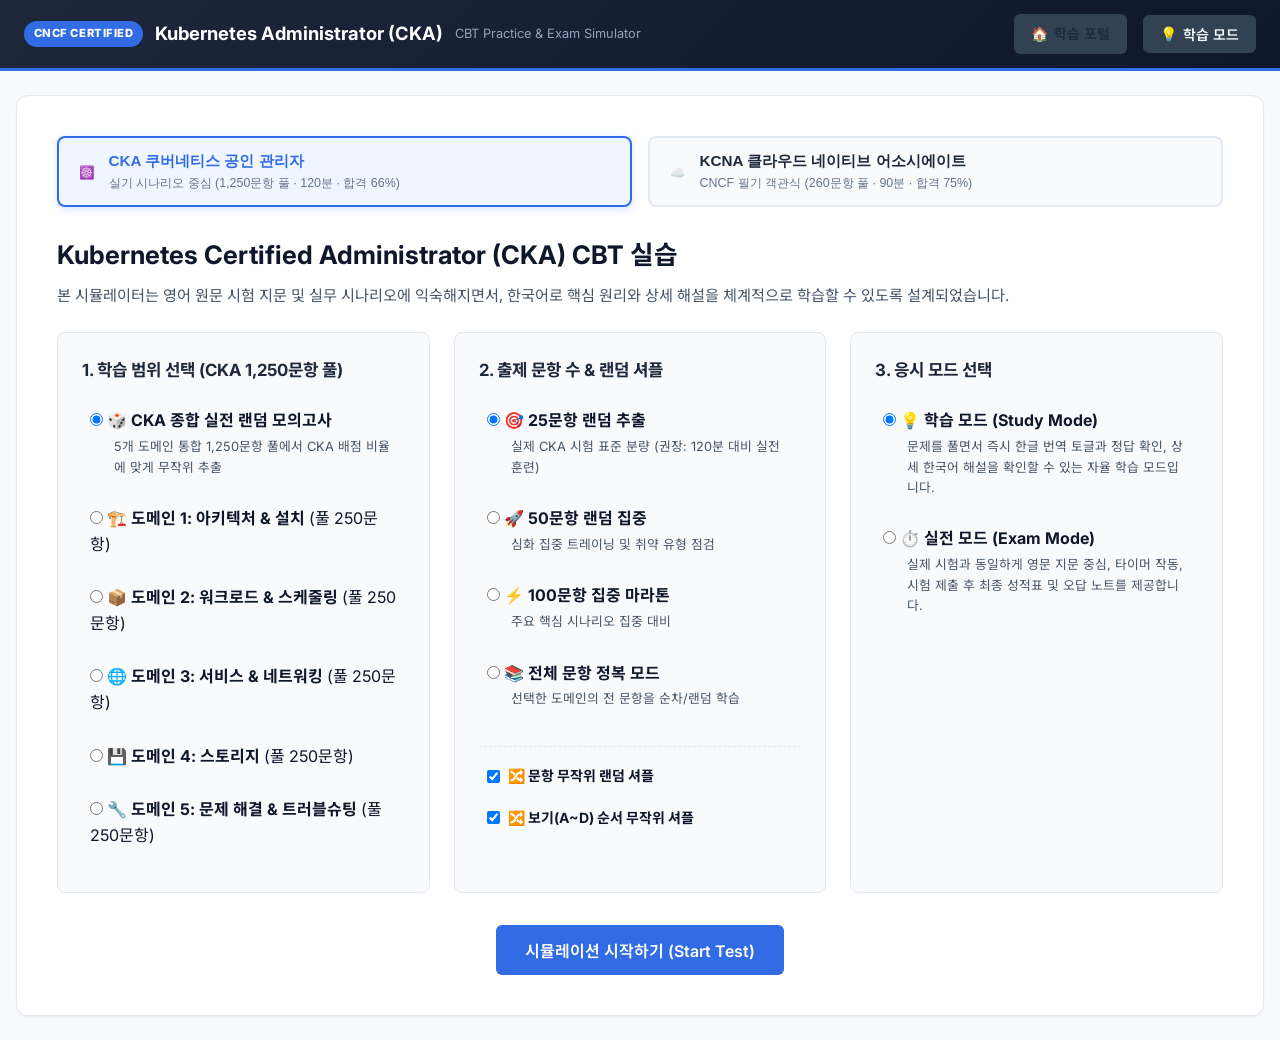
<file: cbt-app/index.html>
<!DOCTYPE html>
<html lang="ko">
<head>
  <meta charset="UTF-8">
  <meta name="viewport" content="width=device-width, initial-scale=1.0">
  <title>Kubernetes Administrator (CKA) CBT Simulator</title>
  <link rel="stylesheet" href="style.css?v=20261019_1545">
  <link rel="preconnect" href="https://fonts.googleapis.com">
  <link rel="preconnect" href="https://fonts.gstatic.com" crossorigin>
  <link href="https://fonts.googleapis.com/css2?family=Inter:wght@400;500;600;700&family=JetBrains+Mono:wght@400;500;700&family=Noto+Sans+KR:wght@400;500;700&display=swap" rel="stylesheet">
</head>
<body>
  <!-- 최상단 글로벌 헤더 -->
  <header class="app-header">
    <div class="logo-area">
      <span class="k8s-badge">CNCF CERTIFIED</span>
      <h1 class="exam-title">Kubernetes Administrator (CKA)</h1>
      <span class="sub-title">CBT Practice & Exam Simulator</span>
    </div>
    <div class="header-controls">
      <div id="timer-box" class="timer-box hidden">
        <span class="timer-icon">⏱️</span>
        <span id="time-display">00:00</span>
      </div>
      <a href="../" target="_top" class="btn btn-secondary" style="text-decoration: none; display: inline-flex; align-items: center; gap: 0.35rem; color: #1e293b; font-weight: 600;">
        <span>🏠</span>
        <span>학습 포털</span>
      </a>
      <button id="mode-toggle-btn" class="btn btn-secondary">
        <span id="mode-icon">💡</span>
        <span id="mode-label">학습 모드</span>
      </button>
    </div>
  </header>

  <div class="main-container">
    <!-- 시작 대시보드 화면 -->
    <section id="start-screen" class="view-panel active">
      <div class="welcome-card">
        <!-- 상단 자격증 트랙 선택기 -->
        <div class="cbt-cert-selector">
          <button type="button" class="cbt-cert-btn active" data-cbt-track="cka" id="cbt-cert-cka" onclick="window.cbtApp && window.cbtApp.switchTrack('cka')">
            <span class="cbt-cert-icon">☸️</span>
            <div>
              <strong>CKA 쿠버네티스 공인 관리자</strong>
              <span>실기 시나리오 중심 (1,250문항 풀 · 120분 · 합격 66%)</span>
            </div>
          </button>
          <button type="button" class="cbt-cert-btn" data-cbt-track="kcna" id="cbt-cert-kcna" onclick="window.cbtApp && window.cbtApp.switchTrack('kcna')">
            <span class="cbt-cert-icon">☁️</span>
            <div>
              <strong>KCNA 클라우드 네이티브 어소시에이트</strong>
              <span>CNCF 필기 객관식 (260문항 풀 · 90분 · 합격 75%)</span>
            </div>
          </button>
        </div>

        <h2 id="cbt-welcome-title">Kubernetes Certified Administrator (CKA) CBT 실습</h2>
        <p class="welcome-desc" id="cbt-welcome-desc">
          본 시뮬레이터는 영어 원문 시험 지문 및 실무 시나리오에 익숙해지면서, 한국어로 핵심 원리와 상세 해설을 체계적으로 학습할 수 있도록 설계되었습니다.
        </p>

        <div class="mode-selection-grid">
          <!-- 1. 학습 범위 선택 -->
          <div class="card selection-card">
            <h3 id="scope-card-title">1. 학습 범위 선택 (CKA 1,250문항 풀)</h3>
            
            <!-- CKA 범위 옵션 -->
            <div class="select-group" id="cka-scope-group">
              <label><input type="radio" name="examSet" value="mock_random" checked> <strong>🎲 CKA 종합 실전 랜덤 모의고사</strong>
                <p class="mode-desc">5개 도메인 통합 1,250문항 풀에서 CKA 배점 비율에 맞게 무작위 추출</p>
              </label>
              <label><input type="radio" name="examSet" value="domain1"> <strong>🏗️ 도메인 1: 아키텍처 & 설치</strong> (풀 250문항)</label>
              <label><input type="radio" name="examSet" value="domain2"> <strong>📦 도메인 2: 워크로드 & 스케줄링</strong> (풀 250문항)</label>
              <label><input type="radio" name="examSet" value="domain3"> <strong>🌐 도메인 3: 서비스 & 네트워킹</strong> (풀 250문항)</label>
              <label><input type="radio" name="examSet" value="domain4"> <strong>💾 도메인 4: 스토리지</strong> (풀 250문항)</label>
              <label><input type="radio" name="examSet" value="domain5"> <strong>🔧 도메인 5: 문제 해결 & 트러블슈팅</strong> (풀 250문항)</label>
            </div>

            <!-- KCNA 범위 옵션 (초기 숨김) -->
            <div class="select-group" id="kcna-scope-group" style="display: none;">
              <label><input type="radio" name="examSet" value="kcna_mock_random"> <strong>🎲 KCNA 종합 실전 랜덤 모의고사</strong>
                <p class="mode-desc">5개 도메인 통합 260문항 풀에서 공식 KCNA 배점에 맞춰 무작위 추출</p>
              </label>
              <label><input type="radio" name="examSet" value="kcna_domain1"> <strong>☁️ 영역 1: 클라우드 네이티브 아키텍처</strong> (16%)</label>
              <label><input type="radio" name="examSet" value="kcna_domain2"> <strong>☸️ 영역 2: 쿠버네티스 기본 원리</strong> (46%)</label>
              <label><input type="radio" name="examSet" value="kcna_domain3"> <strong>📦 영역 3: 컨테이너 오케스트레이션</strong> (22%)</label>
              <label><input type="radio" name="examSet" value="kcna_domain4"> <strong>📊 영역 4: 관측 가능성 & 모니터링</strong> (8%)</label>
              <label><input type="radio" name="examSet" value="kcna_domain5"> <strong>🚀 영역 5: 배포 & GitOps</strong> (8%)</label>
            </div>
          </div>

          <!-- 2. 출제 문항 수 & 랜덤 셔플 -->
          <div class="card selection-card">
            <h3>2. 출제 문항 수 & 랜덤 셔플</h3>
            
            <!-- CKA 문항 수 -->
            <div class="select-group" id="cka-count-group">
              <label><input type="radio" name="examCount" value="25" checked> <strong>🎯 25문항 랜덤 추출</strong>
                <p class="mode-desc">실제 CKA 시험 표준 분량 (권장: 120분 대비 실전 훈련)</p>
              </label>
              <label><input type="radio" name="examCount" value="50"> <strong>🚀 50문항 랜덤 집중</strong>
                <p class="mode-desc">심화 집중 트레이닝 및 취약 유형 점검</p>
              </label>
              <label><input type="radio" name="examCount" value="100"> <strong>⚡ 100문항 집중 마라톤</strong>
                <p class="mode-desc">주요 핵심 시나리오 집중 대비</p>
              </label>
              <label><input type="radio" name="examCount" value="all"> <strong>📚 전체 문항 정복 모드</strong>
                <p class="mode-desc">선택한 도메인의 전 문항을 순차/랜덤 학습</p>
              </label>
            </div>

            <!-- KCNA 문항 수 (초기 숨김) -->
            <div class="select-group" id="kcna-count-group" style="display: none;">
              <label><input type="radio" name="examCount" value="60"> <strong>🎯 60문항 실전 표준</strong>
                <p class="mode-desc">실제 KCNA 시험 표준 분량 (권장: 90분 대비 실전 훈련)</p>
              </label>
              <label><input type="radio" name="examCount" value="30"> <strong>🚀 30문항 하프 모의고사</strong>
                <p class="mode-desc">빠른 핵심 점검 및 취약 영역 트레이닝</p>
              </label>
              <label><input type="radio" name="examCount" value="15"> <strong>⚡ 15문항 쾌속 점검</strong>
                <p class="mode-desc">출퇴근/자투리 시간 퀵 테스트</p>
              </label>
              <label><input type="radio" name="examCount" value="all"> <strong>📚 전체 문항 정복 모드</strong>
                <p class="mode-desc">선택한 도메인의 전 문항 풀이</p>
              </label>
            </div>

            <div class="checkbox-option">
              <label><input type="checkbox" id="shuffle-questions-check" checked> <strong>🔀 문항 무작위 랜덤 셔플</strong></label>
              <label><input type="checkbox" id="shuffle-options-check" checked> <strong>🔀 보기(A~D) 순서 무작위 셔플</strong></label>
            </div>
          </div>

          <!-- 3. 응시 모드 선택 -->
          <div class="card selection-card">
            <h3>3. 응시 모드 선택</h3>
            <div class="select-group">
              <label>
                <input type="radio" name="examMode" value="study" checked>
                <strong>💡 학습 모드 (Study Mode)</strong>
                <p class="mode-desc">문제를 풀면서 즉시 한글 번역 토글과 정답 확인, 상세 한국어 해설을 확인할 수 있는 자율 학습 모드입니다.</p>
              </label>
              <label>
                <input type="radio" name="examMode" value="exam">
                <strong>⏱️ 실전 모드 (Exam Mode)</strong>
                <p class="mode-desc" id="exam-mode-desc">실제 시험과 동일하게 영문 지문 중심, 타이머 작동, 시험 제출 후 최종 성적표 및 오답 노트를 제공합니다.</p>
              </label>
            </div>
          </div>
        </div>

        <div class="action-center">
          <button id="start-exam-btn" class="btn btn-primary btn-large">시뮬레이션 시작하기 (Start Test)</button>
        </div>
      </div>
    </section>

    <!-- 시험 진행 화면 -->
    <section id="exam-screen" class="view-panel">
      <div class="exam-layout">
        <!-- 왼쪽: 문제 메인 영역 -->
        <main class="question-main">
          <div class="question-header-bar">
            <div class="q-meta">
              <span id="q-counter" class="badge badge-primary">Question 1 of 20</span>
              <span id="q-domain" class="badge badge-secondary">Domain 1</span>
              <span id="q-subtopic" class="badge" style="background-color: #4f46e5; color: #ffffff; font-weight: 700;">세부 유형</span>
            </div>
            <div class="q-actions">
              <button id="toggle-flag-btn" class="btn btn-outline btn-sm">
                <span class="flag-icon">🚩</span> <span id="flag-text">나중에 검토 (Flag)</span>
              </button>
              <button id="toggle-trans-btn" class="btn btn-secondary btn-sm">
                <span>🌐 한국어 번역 보기</span>
              </button>
            </div>
          </div>

          <!-- 문제 지문 -->
          <div class="question-box">
            <div id="q-text-en" class="question-text-en"></div>
            <div id="q-text-kr" class="question-text-kr hidden"></div>
          </div>

          <!-- 보기 선택지 (A, B, C, D) -->
          <div id="options-container" class="options-container"></div>

          <!-- 학습 모드 전용 즉시 해설 영역 -->
          <div id="study-feedback-box" class="feedback-box hidden">
            <div class="feedback-header">
              <span id="feedback-badge" class="badge"></span>
              <span id="feedback-key-concept" class="key-concept"></span>
            </div>
            <div id="feedback-explanation" class="feedback-explanation"></div>
          </div>

          <!-- 하단 버튼 바 -->
          <div class="exam-nav-bar">
            <button id="prev-btn" class="btn btn-outline">◀ 이전 문제</button>
            <div class="nav-center-actions">
              <button id="check-answer-btn" class="btn btn-secondary hidden">정답 확인</button>
            </div>
            <button id="next-btn" class="btn btn-outline">다음 문제 ▶</button>
          </div>
        </main>

        <!-- 오른쪽: 문제 네비게이터 사이드바 -->
        <aside class="exam-sidebar">
          <div class="sidebar-header">
            <h3>문제 네비게이터</h3>
            <span id="answered-count-badge" class="badge badge-info">0 / 20 풀이완료</span>
          </div>
          <div id="question-nav-grid" class="nav-grid"></div>

          <div class="sidebar-legend">
            <div class="legend-item"><span class="dot dot-current"></span> 현재 문제</div>
            <div class="legend-item"><span class="dot dot-answered"></span> 답안 선택</div>
            <div class="legend-item"><span class="dot dot-flagged"></span> 검토 표시(🚩)</div>
          </div>

          <div class="sidebar-footer">
            <button id="finish-exam-btn" class="btn btn-danger btn-block">최종 시험 제출</button>
          </div>
        </aside>
      </div>
    </section>

    <!-- 결과 리포트 화면 -->
    <section id="result-screen" class="view-panel">
      <div class="result-card">
        <div class="result-header">
          <div id="pass-fail-badge" class="result-badge">PASS</div>
          <h2 id="result-title">시험 결과 요약</h2>
          <p id="result-subtitle">합격 기준: 66% 이상</p>
        </div>

        <div class="score-summary-grid">
          <div class="stat-card">
            <span class="stat-label">최종 점수</span>
            <span id="score-percentage" class="stat-value">85%</span>
            <span id="score-raw" class="stat-sub">17 / 20 문항</span>
          </div>
          <div class="stat-card">
            <span class="stat-label">총 소요 시간</span>
            <span id="total-time-spent" class="stat-value">25:12</span>
            <span class="stat-sub">시간 제한: 120분</span>
          </div>
          <div class="stat-card">
            <span class="stat-label">정답률</span>
            <span id="accuracy-rate" class="stat-value">85%</span>
            <span class="stat-sub">CKA 합격선: 66%</span>
          </div>
        </div>

        <!-- 도메인별 성취도 분석 바 -->
        <div class="domain-breakdown-card">
          <h3>📊 도메인별 성취도 분석</h3>
          <div id="domain-stats-list" class="domain-stats-list"></div>
        </div>

        <div class="result-actions">
          <button id="review-wrong-btn" class="btn btn-warning btn-large">❌ 틀린 문제만 오답노트 복습</button>
          <button id="restart-btn" class="btn btn-primary btn-large">🔄 새로운 모의고사 시작</button>
        </div>
      </div>
    </section>
  </div>

  <!-- 문제 데이터 로드 -->
  <script src="questions-data.js?v=20261019_1545"></script>
  <script src="app.js?v=20261019_1545"></script>
</body>
</html>
</file>
<file: cbt-app/style.css>
:root {
  --k8s-blue: #326ce5;
  --k8s-blue-hover: #2557be;
  --k8s-blue-light: #e8f0fe;
  --navy-dark: #0f172a;
  --navy-card: #1e293b;
  --bg-main: #f8fafc;
  --surface: #ffffff;
  --border: #e2e8f0;
  --text-main: #0f172a;
  --text-sub: #475569;
  --text-muted: #94a3b8;
  --success: #10b981;
  --warning: #f59e0b;
  --danger: #ef4444;
  --font-sans: 'Inter', 'Noto Sans KR', sans-serif;
  --font-mono: 'JetBrains Mono', monospace;
  --shadow-sm: 0 1px 2px 0 rgb(0 0 0 / 0.05);
  --shadow-md: 0 4px 6px -1px rgb(0 0 0 / 0.1);
  --shadow-lg: 0 10px 15px -3px rgb(0 0 0 / 0.1);
}

* {
  box-sizing: border-box;
  margin: 0;
  padding: 0;
}

body {
  font-family: var(--font-sans);
  background-color: var(--bg-main);
  color: var(--text-main);
  line-height: 1.6;
}

/* ==========================================================================
   헤더
   ========================================================================== */
.app-header {
  background: linear-gradient(135deg, #1d263b 0%, #0f172a 100%);
  color: #ffffff;
  padding: 0.85rem 1.5rem;
  display: flex;
  justify-content: space-between;
  align-items: center;
  border-bottom: 3px solid var(--k8s-blue);
  position: sticky;
  top: 0;
  z-index: 100;
}

.logo-area {
  display: flex;
  align-items: center;
  gap: 0.75rem;
}

.k8s-badge {
  background-color: var(--k8s-blue);
  color: #ffffff;
  font-size: 0.7rem;
  font-weight: 800;
  padding: 0.25rem 0.6rem;
  border-radius: 9999px;
  letter-spacing: 0.05em;
}

.exam-title {
  font-size: 1.15rem;
  font-weight: 700;
}

.sub-title {
  font-size: 0.8rem;
  color: #94a3b8;
}

.header-controls {
  display: flex;
  align-items: center;
  gap: 1rem;
}

.timer-box {
  background-color: rgba(255, 255, 255, 0.1);
  padding: 0.4rem 0.8rem;
  border-radius: 6px;
  font-family: var(--font-mono);
  font-weight: 700;
  font-size: 1rem;
  display: flex;
  align-items: center;
  gap: 0.4rem;
  color: #f8fafc;
}

.timer-box.warning {
  color: #ef4444;
  animation: pulse 1s infinite;
}

@keyframes pulse {
  0%, 100% { opacity: 1; }
  50% { opacity: 0.5; }
}

/* ==========================================================================
   버튼 스타일
   ========================================================================== */
.btn {
  display: inline-flex;
  align-items: center;
  justify-content: center;
  gap: 0.4rem;
  font-family: var(--font-sans);
  font-weight: 600;
  font-size: 0.875rem;
  padding: 0.5rem 1rem;
  border-radius: 6px;
  border: 1px solid transparent;
  cursor: pointer;
  transition: all 0.15s ease-in-out;
}

.btn-primary {
  background-color: var(--k8s-blue);
  color: #ffffff;
}

.btn-primary:hover {
  background-color: var(--k8s-blue-hover);
}

.btn-secondary {
  background-color: #334155;
  color: #f8fafc;
}

.btn-secondary:hover {
  background-color: #475569;
}

.btn-outline {
  background-color: transparent;
  border-color: var(--border);
  color: var(--text-main);
}

.btn-outline:hover {
  background-color: #f1f5f9;
  border-color: #cbd5e1;
}

.btn-danger {
  background-color: var(--danger);
  color: #ffffff;
}

.btn-danger:hover {
  background-color: #dc2626;
}

.btn-warning {
  background-color: var(--warning);
  color: #ffffff;
}

.btn-warning:hover {
  background-color: #d97706;
}

.btn-large {
  padding: 0.75rem 1.75rem;
  font-size: 1rem;
}

.btn-sm {
  padding: 0.35rem 0.65rem;
  font-size: 0.75rem;
}

.btn-block {
  width: 100%;
}

.hidden {
  display: none !important;
}

/* ==========================================================================
   패널 컨테이너
   ========================================================================== */
.main-container {
  max-width: 1400px;
  margin: 1.5rem auto;
  padding: 0 1rem;
}

.view-panel {
  display: none;
}

.view-panel.active {
  display: block;
}

/* ==========================================================================
   시작 화면
   ========================================================================== */
.welcome-card {
  background-color: var(--surface);
  border-radius: 12px;
  padding: 2.5rem;
  border: 1px solid var(--border);
  box-shadow: var(--shadow-sm);
}

.welcome-card h2 {
  font-size: 1.6rem;
  margin-bottom: 0.5rem;
  color: #0f172a;
}

.welcome-desc {
  color: var(--text-sub);
  margin-bottom: 1.5rem;
  font-size: 0.95rem;
}

.cbt-cert-selector {
  display: flex;
  gap: 1rem;
  margin-bottom: 1.75rem;
  flex-wrap: wrap;
}

.cbt-cert-btn {
  flex: 1;
  min-width: 280px;
  background-color: #f8fafc;
  border: 2px solid var(--border);
  border-radius: 8px;
  padding: 0.85rem 1.25rem;
  display: flex;
  align-items: center;
  gap: 0.85rem;
  cursor: pointer;
  transition: all 0.2s ease;
  text-align: left;
}

.cbt-cert-btn strong {
  display: block;
  font-size: 0.95rem;
  color: #1e293b;
}

.cbt-cert-btn span {
  display: block;
  font-size: 0.78rem;
  color: #64748b;
  margin-top: 0.15rem;
}

.cbt-cert-btn:hover {
  background-color: #e2e8f0;
  border-color: #cbd5e1;
}

.cbt-cert-btn.active {
  background-color: #eff6ff;
  border-color: var(--k8s-blue);
  box-shadow: 0 2px 8px rgba(50, 108, 229, 0.2);
}

.cbt-cert-btn.active strong {
  color: var(--k8s-blue);
}

.cbt-cert-btn.active.kcna-active {
  background-color: #ecfeff;
  border-color: #06b6d4;
  box-shadow: 0 2px 8px rgba(6, 182, 212, 0.2);
}

.cbt-cert-btn.active.kcna-active strong {
  color: #0891b2;
}

.cbt-cert-icon {
  font-size: 1.5rem;
}

.mode-selection-grid {
  display: grid;
  grid-template-columns: repeat(auto-fit, minmax(300px, 1fr));
  gap: 1.5rem;
  margin-bottom: 2rem;
}

.selection-card {
  background-color: #f8fafc;
  border: 1px solid var(--border);
  border-radius: 8px;
  padding: 1.5rem;
  display: flex;
  flex-direction: column;
}

.checkbox-option {
  margin-top: 1rem;
  padding-top: 0.8rem;
  border-top: 1px dashed var(--border);
  display: flex;
  flex-direction: column;
  gap: 0.5rem;
}

.checkbox-option label {
  display: flex;
  align-items: center;
  gap: 0.5rem;
  font-size: 0.875rem;
  cursor: pointer;
  padding: 0.35rem 0.5rem;
  border-radius: 4px;
}

.checkbox-option label:hover {
  background-color: #e2e8f0;
}

.selection-card h3 {
  font-size: 1.05rem;
  margin-bottom: 1rem;
  color: #1e293b;
}

.select-group label {
  display: block;
  margin-bottom: 0.75rem;
  cursor: pointer;
  padding: 0.5rem;
  border-radius: 6px;
  transition: background-color 0.15s;
}

.select-group label:hover {
  background-color: #e2e8f0;
}

.mode-desc {
  font-size: 0.8rem;
  color: var(--text-sub);
  margin-top: 0.2rem;
  margin-left: 1.5rem;
}

.action-center {
  text-align: center;
  margin-top: 1.5rem;
}

/* ==========================================================================
   시험 진행 레이아웃
   ========================================================================== */
.exam-layout {
  display: grid;
  grid-template-columns: 1fr 320px;
  gap: 1.5rem;
}

.question-main {
  background-color: var(--surface);
  border-radius: 12px;
  padding: 2rem;
  border: 1px solid var(--border);
  box-shadow: var(--shadow-sm);
}

.question-header-bar {
  display: flex;
  justify-content: space-between;
  align-items: center;
  margin-bottom: 1.25rem;
  padding-bottom: 1rem;
  border-bottom: 1px solid var(--border);
}

.q-meta {
  display: flex;
  gap: 0.5rem;
}

.badge {
  font-size: 0.75rem;
  font-weight: 700;
  padding: 0.3rem 0.6rem;
  border-radius: 4px;
}

.badge-primary {
  background-color: var(--k8s-blue-light);
  color: var(--k8s-blue);
}

.badge-secondary {
  background-color: #f1f5f9;
  color: #475569;
}

.badge-info {
  background-color: #e0f2fe;
  color: #0369a1;
}

.question-box {
  margin-bottom: 1.75rem;
}

.question-text-en {
  font-size: 1.1rem;
  font-weight: 600;
  color: #0f172a;
  line-height: 1.6;
  margin-bottom: 0.75rem;
}

.question-text-kr {
  font-size: 0.95rem;
  color: #1e3a8a;
  background-color: #eff6ff;
  padding: 1rem;
  border-left: 4px solid var(--k8s-blue);
  border-radius: 0 6px 6px 0;
  line-height: 1.6;
}

/* 선택지 */
.options-container {
  display: flex;
  flex-direction: column;
  gap: 0.75rem;
  margin-bottom: 1.75rem;
}

.option-item {
  display: flex;
  align-items: flex-start;
  gap: 0.75rem;
  padding: 1rem;
  border: 1px solid var(--border);
  border-radius: 8px;
  background-color: #ffffff;
  cursor: pointer;
  transition: all 0.15s ease;
}

.option-item:hover {
  background-color: #f8fafc;
  border-color: #cbd5e1;
}

.option-item.selected {
  border-color: var(--k8s-blue);
  background-color: var(--k8s-blue-light);
}

.option-item.correct {
  border-color: var(--success);
  background-color: #ecfdf5;
}

.option-item.wrong {
  border-color: var(--danger);
  background-color: #fef2f2;
}

.option-key {
  font-weight: 700;
  min-width: 24px;
  height: 24px;
  display: flex;
  align-items: center;
  justify-content: center;
  border-radius: 4px;
  background-color: #f1f5f9;
  font-size: 0.85rem;
}

.option-item.selected .option-key {
  background-color: var(--k8s-blue);
  color: #ffffff;
}

.option-texts {
  flex: 1;
}

.option-text-en {
  font-size: 0.95rem;
  font-weight: 500;
  margin-bottom: 0.25rem;
}

.option-text-kr {
  font-size: 0.85rem;
  color: var(--text-sub);
}

/* 피드백 박스 */
.feedback-box {
  background-color: #f8fafc;
  border: 1px solid #cbd5e1;
  border-radius: 8px;
  padding: 1.25rem;
  margin-bottom: 1.5rem;
}

.feedback-header {
  display: flex;
  justify-content: space-between;
  align-items: center;
  margin-bottom: 0.75rem;
}

.feedback-explanation {
  font-size: 0.9rem;
  line-height: 1.6;
  white-space: pre-wrap;
}

/* 하단 네비게이션 바 */
.exam-nav-bar {
  display: flex;
  justify-content: space-between;
  align-items: center;
  padding-top: 1rem;
  border-top: 1px solid var(--border);
}

/* ==========================================================================
   사이드바 (네비게이터)
   ========================================================================== */
.exam-sidebar {
  background-color: var(--surface);
  border-radius: 12px;
  padding: 1.5rem;
  border: 1px solid var(--border);
  box-shadow: var(--shadow-sm);
  display: flex;
  flex-direction: column;
}

.sidebar-header {
  display: flex;
  justify-content: space-between;
  align-items: center;
  margin-bottom: 1rem;
  padding-bottom: 0.75rem;
  border-bottom: 1px solid var(--border);
}

.sidebar-header h3 {
  font-size: 1rem;
}

.nav-grid {
  display: grid;
  grid-template-columns: repeat(5, 1fr);
  gap: 0.5rem;
  margin-bottom: 1.5rem;
}

.nav-btn {
  aspect-ratio: 1;
  border: 1px solid var(--border);
  background-color: #f8fafc;
  border-radius: 6px;
  font-weight: 700;
  font-size: 0.85rem;
  cursor: pointer;
  display: flex;
  align-items: center;
  justify-content: center;
  position: relative;
  transition: all 0.15s;
}

.nav-btn:hover {
  background-color: #e2e8f0;
}

.nav-btn.current {
  border-color: var(--k8s-blue);
  background-color: var(--k8s-blue);
  color: #ffffff;
}

.nav-btn.answered {
  background-color: #e2e8f0;
  color: #1e293b;
}

.nav-btn.flagged::after {
  content: '🚩';
  position: absolute;
  top: -4px;
  right: -4px;
  font-size: 0.65rem;
}

.sidebar-legend {
  margin-top: auto;
  padding: 1rem 0;
  border-top: 1px solid var(--border);
  display: flex;
  flex-direction: column;
  gap: 0.4rem;
  font-size: 0.75rem;
  color: var(--text-sub);
}

.legend-item {
  display: flex;
  align-items: center;
  gap: 0.4rem;
}

.dot {
  width: 10px;
  height: 10px;
  border-radius: 2px;
}

.dot-current { background-color: var(--k8s-blue); }
.dot-answered { background-color: #cbd5e1; }
.dot-flagged { background-color: #ef4444; }

/* ==========================================================================
   결과 리포트 카드
   ========================================================================== */
.result-card {
  background-color: var(--surface);
  border-radius: 12px;
  padding: 2.5rem;
  border: 1px solid var(--border);
  box-shadow: var(--shadow-sm);
}

.result-header {
  text-align: center;
  margin-bottom: 2rem;
}

.result-badge {
  display: inline-block;
  padding: 0.5rem 1.5rem;
  font-size: 1.25rem;
  font-weight: 800;
  border-radius: 9999px;
  margin-bottom: 0.75rem;
}

.result-badge.pass {
  background-color: #d1fae5;
  color: #065f46;
}

.result-badge.fail {
  background-color: #fee2e2;
  color: #991b1b;
}

.score-summary-grid {
  display: grid;
  grid-template-columns: repeat(3, 1fr);
  gap: 1rem;
  margin-bottom: 2rem;
}

.stat-card {
  background-color: #f8fafc;
  border: 1px solid var(--border);
  border-radius: 8px;
  padding: 1.25rem;
  text-align: center;
}

.stat-label {
  display: block;
  font-size: 0.8rem;
  color: var(--text-sub);
  margin-bottom: 0.25rem;
}

.stat-value {
  display: block;
  font-size: 1.75rem;
  font-weight: 800;
  color: #0f172a;
}

.stat-sub {
  font-size: 0.75rem;
  color: var(--text-muted);
}

.domain-breakdown-card {
  background-color: #f8fafc;
  border: 1px solid var(--border);
  border-radius: 8px;
  padding: 1.5rem;
  margin-bottom: 2rem;
}

.domain-breakdown-card h3 {
  font-size: 1.05rem;
  margin-bottom: 1rem;
}

.domain-stat-row {
  margin-bottom: 1rem;
}

.domain-stat-meta {
  display: flex;
  justify-content: space-between;
  font-size: 0.85rem;
  margin-bottom: 0.3rem;
  font-weight: 600;
}

.progress-bar-bg {
  width: 100%;
  height: 8px;
  background-color: #e2e8f0;
  border-radius: 4px;
  overflow: hidden;
}

.progress-bar-fill {
  height: 100%;
  background-color: var(--k8s-blue);
  border-radius: 4px;
}

.result-actions {
  display: flex;
  justify-content: center;
  gap: 1rem;
}

@media (max-width: 900px) {
  .exam-layout {
    grid-template-columns: 1fr;
  }
  .mode-selection-grid, .score-summary-grid {
    grid-template-columns: 1fr;
  }
}
</file>
